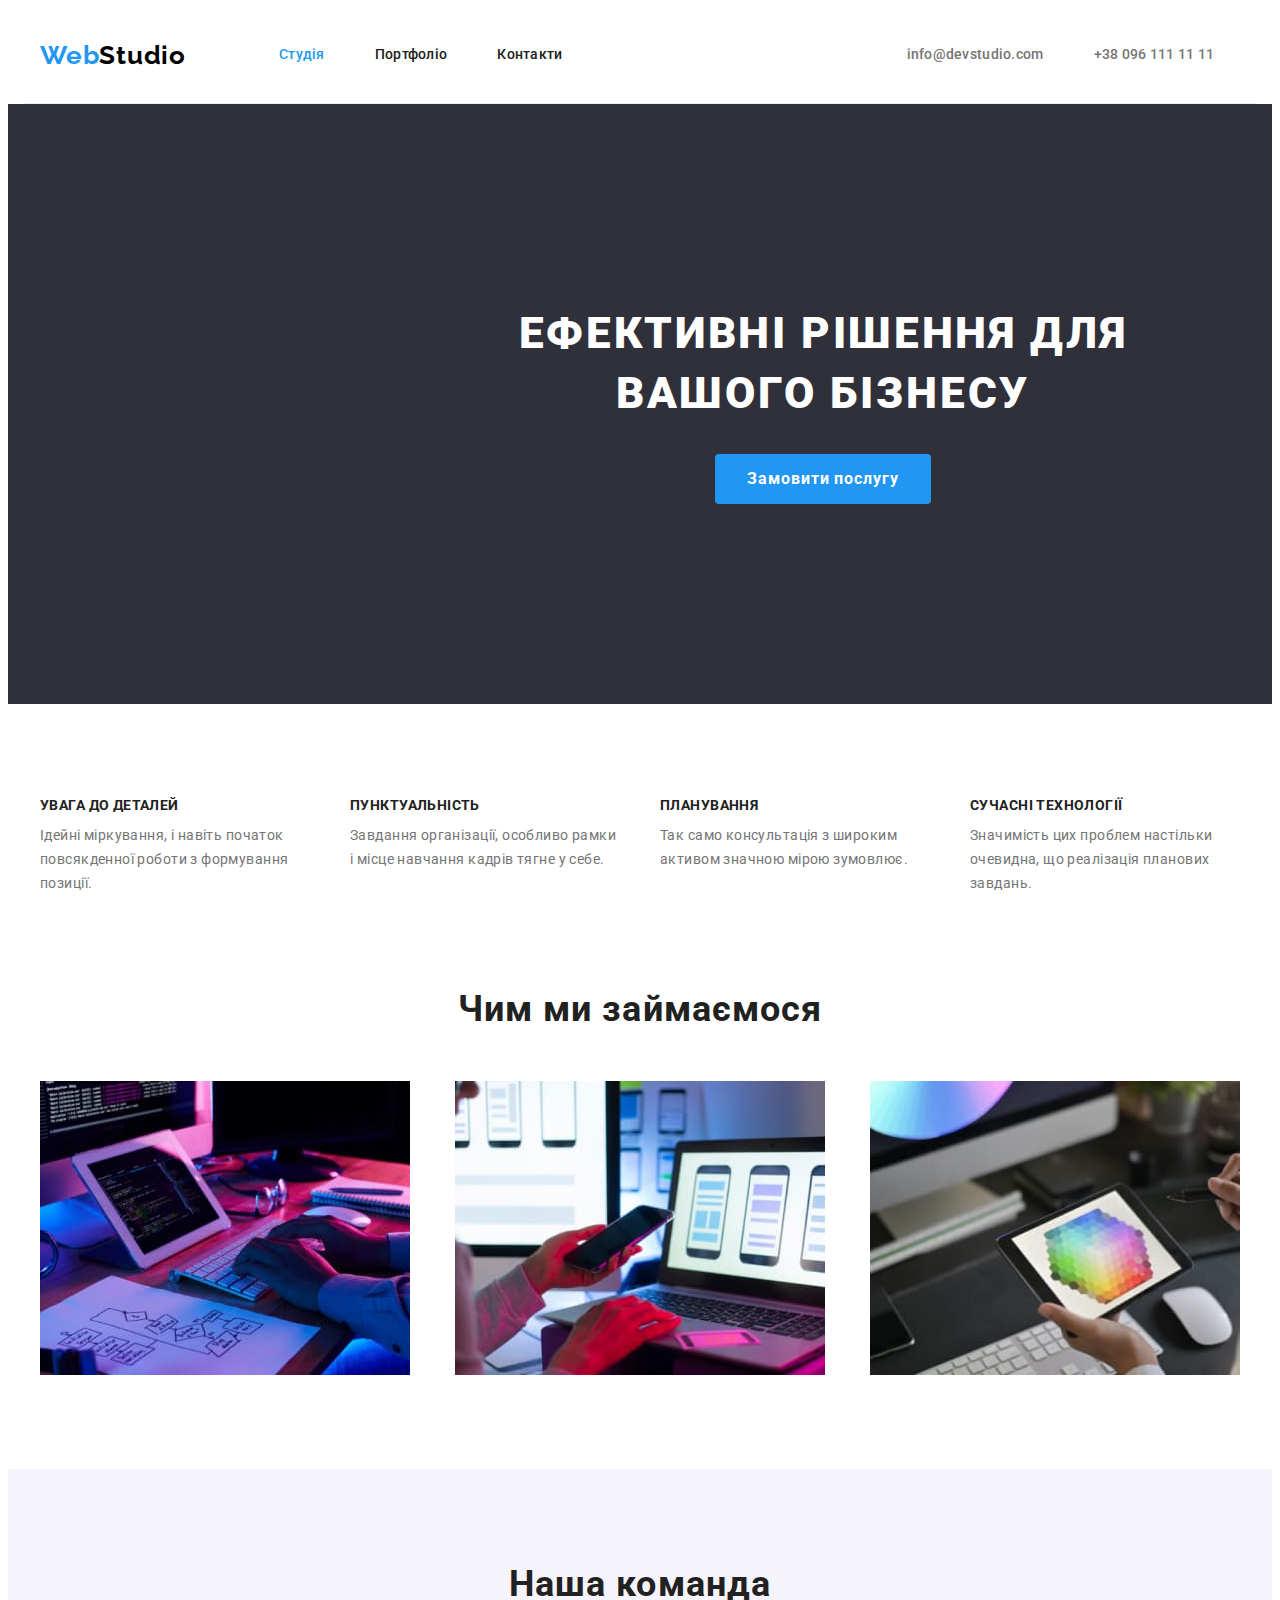
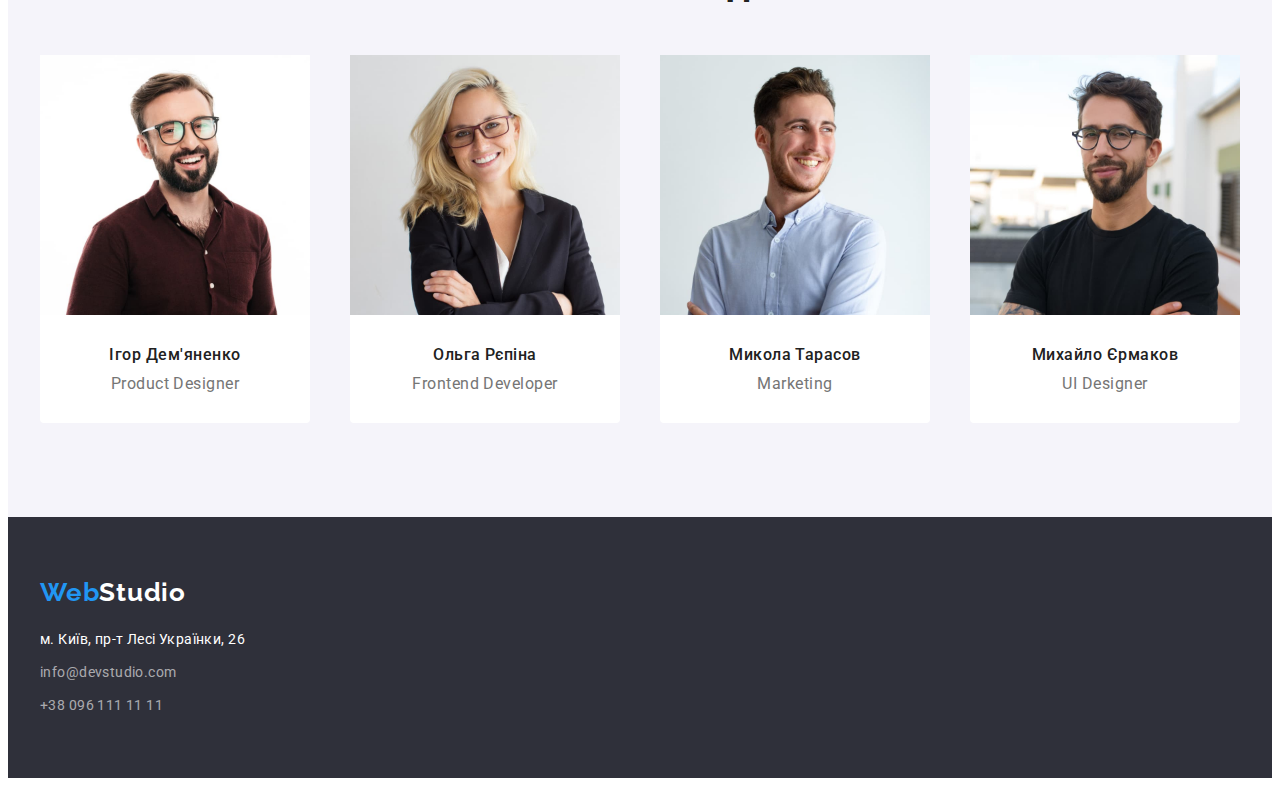
<file: index.html>
<!DOCTYPE html>
<html lang="uk">
  <head>
    <meta charset="UTF-8" />
    <meta http-equiv="X-UA-Compatible" content="IE=edge" />
    <meta name="viewport" content="width=device-width, initial-scale=1.0" />
    <title>WebStudio</title>
    <link rel="preconnect" href="https://fonts.googleapis.com" />
    <link rel="preconnect" href="https://fonts.gstatic.com" crossorigin />
    <link
      href="https://fonts.googleapis.com/css2?family=Raleway:wght@700&family=Roboto:wght@400;500;700;900&display=swap"
      rel="stylesheet"
    />
    <link
      rel="stylesheet"
      href="https://cdnjs.cloudflare.com/ajax/libs/modern-normalize/1.1.0/modern-normalize.min.css"
      integrity="sha512-wpPYUAdjBVSE4KJnH1VR1HeZfpl1ub8YT/NKx4PuQ5NmX2tKuGu6U/JRp5y+Y8XG2tV+wKQpNHVUX03MfMFn9Q=="
      crossorigin="anonymous"
      referrerpolicy="no-referrer"
    />
    <link rel="stylesheet" href="./css/styles.css" />
  </head>
  <body>
    <!--Header-->
    <header class="header">
      <div class="container navigation">
        <nav class="nav">
          <a class="header-logo" href="index.html" lang="en"
            ><span>Web</span>Studio</a>
          <ul class="header-nav list">
            <li class="item"><a class="header-item link accent" href=""> Студія </a></li>
            <li class="item">
              <a class="header-item link" href="./portfolio.html">Портфоліо</a>
            </li>
            <li class="item"><a class="header-item link" href="">Контакти</a></li>
          </ul>
        </nav>
        <ul class="header-list list">
          <li class="item">
            <a class="header-item-list link" href="mailto:info@devstudio.com"
              >info@devstudio.com</a
            >
          </li>
          <li class="item">
            <a class="header-item-list link" href="tel:+380961111111"
              >+38 096 111 11 11</a
            >
          </li>
        </ul>
      </div>
    </header>
    <!--Hero-->
    <main>
      <section class="hero">
        <div class="container">
          <h1 class="hero-title">Ефективні рішення для вашого бізнесу</h1>
          <button class="btn" type="button">Замовити послугу</button>
        </div>
      </section>
      <!--Feature-->
      <section class="feature">
        <div class="container feature-container">
          <h2 class="visually-hidden">Особливості</h2>
        <ul class="feature-list">
          <li class="feature-item link">
            <h3 class="feature-title">Увага до деталей</h3>
            <p class="feature-text">
              Ідейні міркування, і навіть початок повсякденної роботи з
              формування позиції.
            </p>
          </li>
          <li class="feature-item link">
            <h3 class="feature-title">Пунктуальність</h3>
            <p class="feature-text">
              Завдання організації, особливо рамки і місце навчання кадрів тягне
              у себе.
            </p>
          </li>
          <li class="feature-item link">
            <h3 class="feature-title">Планування</h3>
            <p class="feature-text">
              Так само консультація з широким активом значною мірою зумовлює.
            </p>
          </li>
          <li class="feature-item link">
            <h3 class="feature-title">Сучасні технології</h3>
            <p class="feature-text">
              Значимість цих проблем настільки очевидна, що реалізація планових
              завдань.
            </p>
          </li>
        </ul>
        </div>
      </section>
      <!--Projects-->
      <section class="projects">
        <div class="container"><h2 class="projects-title">Чим ми займаємося</h2>
          <ul class="projects-list">
            <li class="projects-item link">
              <img src="./img/notebook.jpg" alt="Ноутбук" width="370" />
            </li>
            <li class="projects-item link">
              <img
                src="./img/mobilephone.jpg"
                alt="Мобільний телефон"
                width="370"
              />
            </li>
            <li class="projects-item link">
              <img src="./img/tablet.jpg" alt="Планшет" width="370" />
            </li>
          </ul></div>
      </section>
      <!--Team-->
      <section class="team">
        <div class="container">
          <h2 class="team-title">Наша команда</h2>
          <ul class="team-list">
            <li class="team-link link">
              <img src="./img/Igor.jpg" alt="Ігор Дем'яненко" width="270" />
              <h3 class="team-member">Ігор Дем'яненко</h3>
              <p class="team-text" lang="en">Product Designer</p>
            </li>
            <li class="team-link link">
              <img src="./img/Olga.jpg" alt="Ольга Рєпіна" width="270" />
              <h3 class="team-member">Ольга Рєпіна</h3>
              <p class="team-text" lang="en">Frontend Developer</p>
            </li>
            <li class="team-link link">
              <img src="./img/Mukola.jpg" alt="Микола Тарасов" width="270" />
              <h3 class="team-member">Микола Тарасов</h3>
              <p class="team-text" lang="en">Marketing</p>
            </li>
            <li class="team-link link">
              <img src="./img/Muhailo.jpg" alt="Михайло Єрмаков" width="270" />
              <h3 class="team-member">Михайло Єрмаков</h3>
              <p class="team-text" lang="en">UI Designer</p>
            </li>
          </ul></div>
      </section>
    </main>
    <!--Footer-->
    <footer class="footer">
      <div class="container"><a class="footer-logo" href="./index.html" lang="en"
        ><span>Web</span>Studio</a>
      <address class="footer-address">
        <a
          class="footer-link map"
          href="https://goo.gl/maps/HF2iq81nu9bGhw1s8"
          target="_blank"
          >м. Київ, пр-т Лесі Українки, 26</a>
        <a class="footer-link clarity mail" href="mailto:info@devstudio.com"
          >info@devstudio.com</a>
        
        <a class="footer-link clarity" href="tel:+380961111111"
          >+38 096 111 11 11</a
        >
      </address></div>
    </footer>
  </body>
</html>
</file>
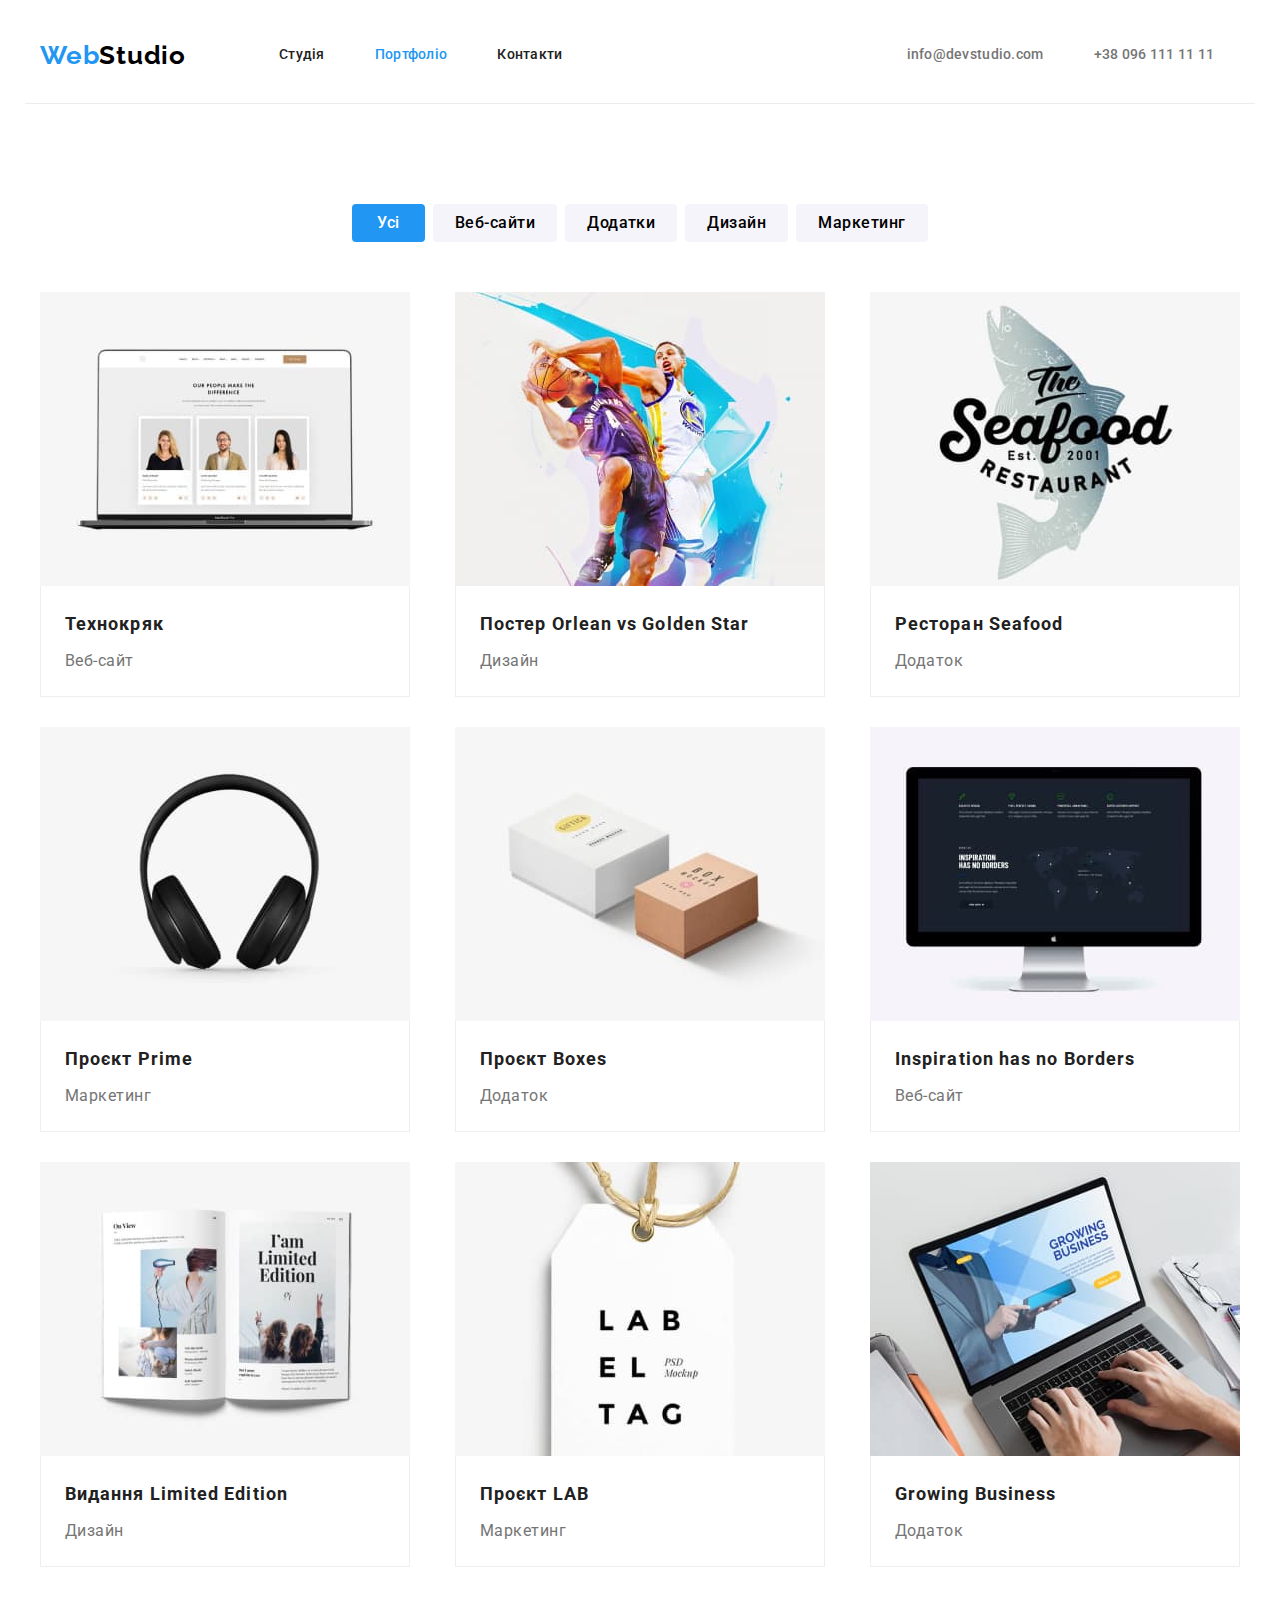
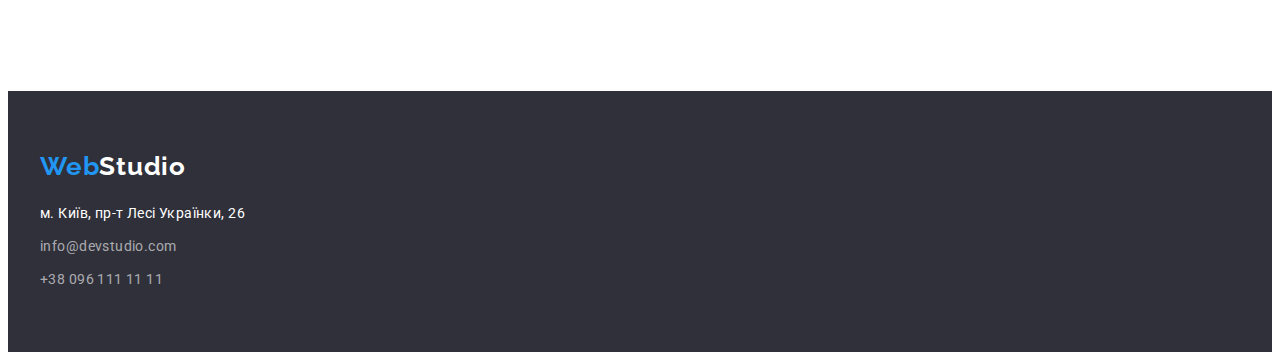
<file: portfolio.html>
<!DOCTYPE html>
<html lang="uk">
  <head>
    <meta charset="UTF-8" />
    <meta http-equiv="X-UA-Compatible" content="IE=edge" />
    <meta name="viewport" content="width=device-width, initial-scale=1.0" />
    <title>Portfolio</title>
    <link rel="preconnect" href="https://fonts.googleapis.com" />
    <link rel="preconnect" href="https://fonts.gstatic.com" crossorigin />
    <link
      href="https://fonts.googleapis.com/css2?family=Raleway:wght@700&family=Roboto:wght@400;500;700;900&display=swap"
      rel="stylesheet"
    />
    <link
      rel="stylesheet"
      href="https://cdnjs.cloudflare.com/ajax/libs/modern-normalize/1.1.0/modern-normalize.min.css"
      integrity="sha512-wpPYUAdjBVSE4KJnH1VR1HeZfpl1ub8YT/NKx4PuQ5NmX2tKuGu6U/JRp5y+Y8XG2tV+wKQpNHVUX03MfMFn9Q=="
      crossorigin="anonymous"
      referrerpolicy="no-referrer"
    />
    <link rel="stylesheet" href="./css/styles.css" />
  </head>
  <body>
    <!--Header-->
    <header class="header">
      <div class="container navigation">
        <nav class="nav">
          <a class="header-logo" href="index.html"><span>Web</span>Studio</a>
          <ul class="header-nav list">
            <li class="item">
              <a class="header-item link" href="./index.html">Студія</a>
            </li>
            <li class="item">
              <a class="header-item link accent" href="./portfolio.html"
                >Портфоліо</a
              >
            </li>
            <li class="item">
              <a class="header-item link" href="">Контакти</a>
            </li>
          </ul>
        </nav>
        <ul class="header-list list">
          <li class="item">
            <a class="header-item-list link" href="mailto:info@devstudio.com"
              >info@devstudio.com</a
            >
          </li>
          <li class="item">
            <a class="header-item-list link" href="tel:+380961111111"
              >+38 096 111 11 11</a
            >
          </li>
        </ul>
      </div>
    </header>
    <!--Alinement-->
    <main>
      <section class="portfolio">
        <div class="container button">
          <h1 class="visually-hidden">Портфолио</h1>
          <ul class="button-list">
            <li class="btn-item">
              <button class="portfolio-btn fbtn" type="button">Усі</button>
            </li>
            <li class="btn-item">
              <button class="portfolio-btn" type="button">Веб-сайти</button>
            </li>
            <li class="btn-item">
              <button class="portfolio-btn" type="button">Додатки</button>
            </li>
            <li class="btn-item">
              <button class="portfolio-btn" type="button">Дизайн</button>
            </li>
            <li class="btn-item">
              <button class="portfolio-btn" type="button">Маркетинг</button>
            </li>
          </ul>
        </div>
        <div class="container">
          <ul class="portfolio-list">
            <li class="portfolio-item">
              <a class="portfolio-link" href="">
                <img src="./img/Tehno.jpg" alt="макет веб-сайта" width="370" />
                <div class="link-text">
                  <h2 class="portfolio-title">Технокряк</h2>
                <p class="portfolio-text">Веб-сайт</p>
                </div>
              </a>
            </li>
            <li class="portfolio-item">
              <a class="portfolio-link" href="">
                <img
                  src="./img/poster.jpg"
                  alt="два баскетболісти"
                  width="370"
                />
                <div class="link-text">
                  <h2 class="portfolio-title">Постер Orlean vs Golden Star</h2>
                  <p class="portfolio-text">Дизайн</p></div>
              </a>
            </li>
            <li class="portfolio-item">
              <a class="portfolio-link" href="">
                <img
                  src="./img/seafood.jpg"
                  alt="логотип ресторана"
                  width="370"
                />
                <div class="link-text">
                  <h2 class="portfolio-title">Ресторан Seafood</h2>
                <p class="portfolio-text">Додаток</p>
                </div>
              </a>
            </li>
            <li class="portfolio-item">
              <a class="portfolio-link" href="">
                <img
                  src="./img/project-prime.jpg"
                  alt="навушники"
                  width="370"
                />
               <div class="link-text">
                <h2 class="portfolio-title">Проєкт Prime</h2>
                <p class="portfolio-text">Маркетинг</p>
               </div>
              </a>
            </li>
            <li class="portfolio-item">
              <a class="portfolio-link" href="">
                <img
                  src="./img/project-boxes.jpg"
                  alt="велика і маленька коробка"
                  width="370"
                />
                <div class="link-text">
                  <h2 class="portfolio-title">Проєкт Boxes</h2>
                <p class="portfolio-text">Додаток</p>
                </div>
              </a>
            </li>
            <li class="portfolio-item">
              <a class="portfolio-link" href="">
                <img
                  src="./img/inspiration.jpg"
                  alt="макет веб-сайта"
                  width="370"
                />
                <div class="link-text">
                  <h2 class="portfolio-title">Inspiration has no Borders</h2>
                <p class="portfolio-text">Веб-сайт</p>
                </div>
              </a>
            </li>
            <li class="portfolio-item">
              <a class="portfolio-link" href="">
                <img
                  src="./img/limited-edition.jpg"
                  alt="розгорнутий журнал"
                  width="370"
                />
                <div class="link-text">
                  <h2 class="portfolio-title">Видання Limited Edition</h2>
                <p class="portfolio-text">Дизайн</p>
                </div>
              </a>
            </li>
            <li class="portfolio-item">
              <a class="portfolio-link" href="">
                <img src="./img/project-lab.jpg" alt="бирка" width="370" />
                <div class="link-text">
                  <h2 class="portfolio-title">Проєкт LAB</h2>
                <p class="portfolio-text">Маркетинг</p>
                </div>
              </a>
            </li>
            <li class="portfolio-item">
              <a class="portfolio-link" href="">
                <img
                  src="./img/growing-business.jpg"
                  alt="Ноутбук"
                  width="370"
                />
                <div class="link-text">
                  <h2 class="portfolio-title">Growing Business</h2>
                <p class="portfolio-text">Додаток</p>
                </div>
              </a>
            </li>
          </ul>
        </div>
      </section>
    </main>
    <!--Footer-->
    <footer class="footer">
      <div class="container">
        <a class="footer-logo" href="./index.html" lang="en"
          ><span>Web</span>Studio</a
        >
        <address class="footer-address">
          <a
            class="footer-link map"
            href="https://goo.gl/maps/HF2iq81nu9bGhw1s8"
            target="_blank"
            >м. Київ, пр-т Лесі Українки, 26</a
          >
          <a class="footer-link clarity mail" href="mailto:info@devstudio.com"
            >info@devstudio.com</a
          >
          <a class="footer-link clarity" href="tel:+380961111111"
            >+38 096 111 11 11</a
          >
        </address>
      </div>
    </footer>
  </body>
</html>
</file>
<file: css/styles.css>
body {
  font-family: "Roboto", sans-serif;
  background-color: var(--backcolor-white);
  color: var(--color-title);
}

:root {
  --color-title: #212121;
  --color-text: #757575;
  --backcolor-grey: #2f303a;
  --color-accent: #2196f3;
  --text-white: #ffffff;
  --logo-header: #000000;
  --back-color: #f5f4fa;
  --backcolor-white: #ffffff;
  --color-clarity: rgba(255, 255, 255, 0.6);
  --color-button: #188ce8;
}
.container {
  width: 1200px;
  padding: 0px 15px;
  margin: 0px auto;
}

p,
h1,
h2,
h3,
h4,
h5,
h6 {
  margin: 0px;
}

ul,
ol {
  margin: 0px;
  padding-left: 0px;
  list-style: none;
}

a {
  color: currentColor;
  text-decoration: none;
}

img {
  display: block;
  height: auto;
  max-width: 100%;
}

/* --------------Header-------------- */

.navigation {
  display: flex;
  align-items: center;
  border-bottom: 1px solid #ececec;
}

.nav {
  display: flex;
  align-items: center;
  margin-right: 344px;
}

.header-nav {
  display: flex;
  gap: 50px;
}

.header-list .item + .item {
  margin-left: 50px;
}

.header-list {
  display: flex;
  align-items: center;
}

.list .link {
  display: block;
  padding-top: 32px;
  padding-bottom: 32px;
}

.header-logo {
  margin-right: 93px;
  padding-top: 32px;
  padding-bottom: 32px;
  font-family: "Raleway", sans-serif;
  font-weight: 700;
  font-size: 26px;
  line-height: 1.19;
  color: var(--logo-header);
  letter-spacing: 0.03em;
  text-decoration: none;
}

span {
  color: var(--color-accent);
}

.header-nav .header-item.accent {
  color: var(--color-accent);
}

.header-item {
  font-weight: 500;
  font-size: 14px;
  line-height: 1.14;
  letter-spacing: 0.02em;
  color: var(--color-title);
}

.header-item:hover,
.header-item:focus {
  color: var(--color-accent);
}
.header-item-list:hover,
.header-item-list:focus {
  color: var(--color-accent);
}

.header-item-list {
  font-weight: 500;
  font-size: 14px;
  line-height: 1.14;
  letter-spacing: 0.02em;
  color: var(--color-text);
}

/* -----------------Hero-------------- */

.hero {
  padding: 200px;
  background-color: var(--backcolor-grey);
  text-align: center;
  margin-bottom: 94px;
}

.hero-title {
  width: 696px;
  font-weight: 900;
  font-size: 44px;
  line-height: 1.36;
  letter-spacing: 0.06em;
  text-transform: uppercase;
  color: var(--text-white);
  margin-bottom: 30px;
  margin: 0px auto 30px auto;
}

.btn {
  display: inline-block;
  padding: 10px 32px;
  border-radius: 4px;
  min-width: 216px;
  border: 0px;
  text-align: center;
  font-family: "Roboto";
  font-weight: 700;
  font-size: 16px;
  line-height: 1.88;
  letter-spacing: 0.06em;
  color: var(--text-white);
  background-color: var(--color-accent);
  cursor: pointer;
}

.btn:hover,
.btn:focus {
  background-color: var(--color-button);
}

/* ---------------Feature---------------- */
.feature {
  margin-bottom: 94px;
}

.feature-item {
  flex-basis: calc(100% / 4 - 30px);
}

.feature-title {
  font-weight: 700;
  font-size: 14px;
  line-height: 1.14;
  letter-spacing: 0.03em;
  text-transform: uppercase;
  margin-bottom: 10px;
}

.feature-text {
  font-size: 14px;
  line-height: 1.71;
  letter-spacing: 0.03em;
  color: var(--color-text);
}

.feature-list {
  display: flex;
  justify-content: space-between;
}

/* -------------Projects--------------- */

.projects-title {
  font-weight: 700;
  font-size: 36px;
  line-height: 1.16;
  text-align: center;
  letter-spacing: 0.03em;
  margin-bottom: 50px;
}

.projects-list {
  display: flex;
  margin-bottom: 94px;
  justify-content: space-between;
}

.projects-item {
  flex-basis: calc(100% / 3 - 30px);
}

/* -------------Team--------------- */

.team {
  background-color: var(--back-color);
  padding-top: 94px;
  padding-bottom: 94px;
}

.team-title {
  font-weight: 700;
  font-size: 36px;
  line-height: 1.17;
  text-align: center;
  letter-spacing: 0.03em;
  color: var(--color-title);
  margin-bottom: 50px;
}
.team-member {
  margin-bottom: 10px;
  padding-top: 30px;
  font-weight: 500;
  font-size: 16px;
  line-height: 1.19;
  text-align: center;
  letter-spacing: 0.03em;
  color: var(--color-title);
}
  
.team-link {
  flex-basis: calc(100% / 4 - 30px);
  background-color: #ffffff;
  border-radius: 0px 0px 4px 4px;

}

.team-text {
  padding-bottom: 30px;
  font-weight: 400;
  font-size: 16px;
  line-height: 1.19;
  text-align: center;
  letter-spacing: 0.03em;
  color: var(--color-text);
}
.team-list {
  display: flex;
  justify-content: space-between;
}

/* -------------Footer--------------- */

.footer {
  background-color: var(--backcolor-grey);
  padding-top: 60px;
  padding-bottom: 60px;
}

.footer-logo {
  display: inline-block;
  margin-bottom: 20px;
  font-family: "Raleway";
  font-weight: 700;
  font-size: 26px;
  line-height: 1.19;
  letter-spacing: 0.03em;
  color: var(--text-white);
}
.footer-link {
  color: var(--text-white);
}
.clarity {
  display: block;
  font-style: normal;
  font-size: 14px;
  line-height: 1.71;
  letter-spacing: 0.03em;
  color: var(--color-clarity);
}
.mail {
  margin-bottom: 9px;
}

.map {
  display: block;
  margin-bottom: 9px;
  font-style: normal;
  font-size: 14px;
  line-height: 1.71;
  letter-spacing: 0.03em;
}
.map:hover,
.map:focus {
  color: var(--color-accent);
}

.clarity:hover,
.clarity:focus {
  color: var(--color-accent);
}

/* --------------Alinement---------------- */

.visually-hidden {
  position: absolute;
  width: 1px;
  height: 1px;
  margin: -1px;
  border: 0;
  padding: 0;

  white-space: nowrap;
  clip-path: inset(100%);
  clip: rect(0 0 0 0);
  overflow: hidden;
}

.button > .button-list {
  display: flex;
  margin-top: 100px;
  margin-bottom: 50px;
  gap: 8px;
  justify-content: center;
}
.portfolio-btn {
  border: 0px;
  padding: 6px 22px;
  border-radius: 4px;
  font-family: "Roboto";
  font-weight: 500;
  font-size: 16px;
  line-height: 1.62;
  text-align: center;
  letter-spacing: 0.03em;
  background-color: var(--back-color);
  cursor: pointer;
}
.btn-item > .fbtn {
  padding: 6px 25px;
  background-color: var(--color-accent);
  color: var(--text-white);
}

.portfolio-btn:hover,
.portfolio-btn:focus {
  background-color: var(--color-accent);
  color: var(--text-white);
}
.portfolio-list {
  display: flex;
  flex-wrap: wrap;
  flex-basis: calc(100% / 9 - 30px);
  justify-content: space-between;
  margin-bottom: 94px;
}
.portfolio-list:nth-child(2n) {
margin-left: 30px;
margin-right: 30px;
}

.portfolio-title {
  font-weight: 700;
  font-size: 18px;
  line-height: 2;
  letter-spacing: 0.06em;
  color: var(--color-title);
  margin-bottom: 4px;
}
.portfolio-text {
  font-size: 16px;
  line-height: 1.88;
  letter-spacing: 0.03em;
  color: var(--color-text);
}
.portfolio-list .portfolio-item + .portfolio-item {
  margin-bottom: 30px;
}

.link-text {
  border: 1px solid #eeeeee;
  border-top: 0px;
  padding: 20px 24px;
}
</file>
